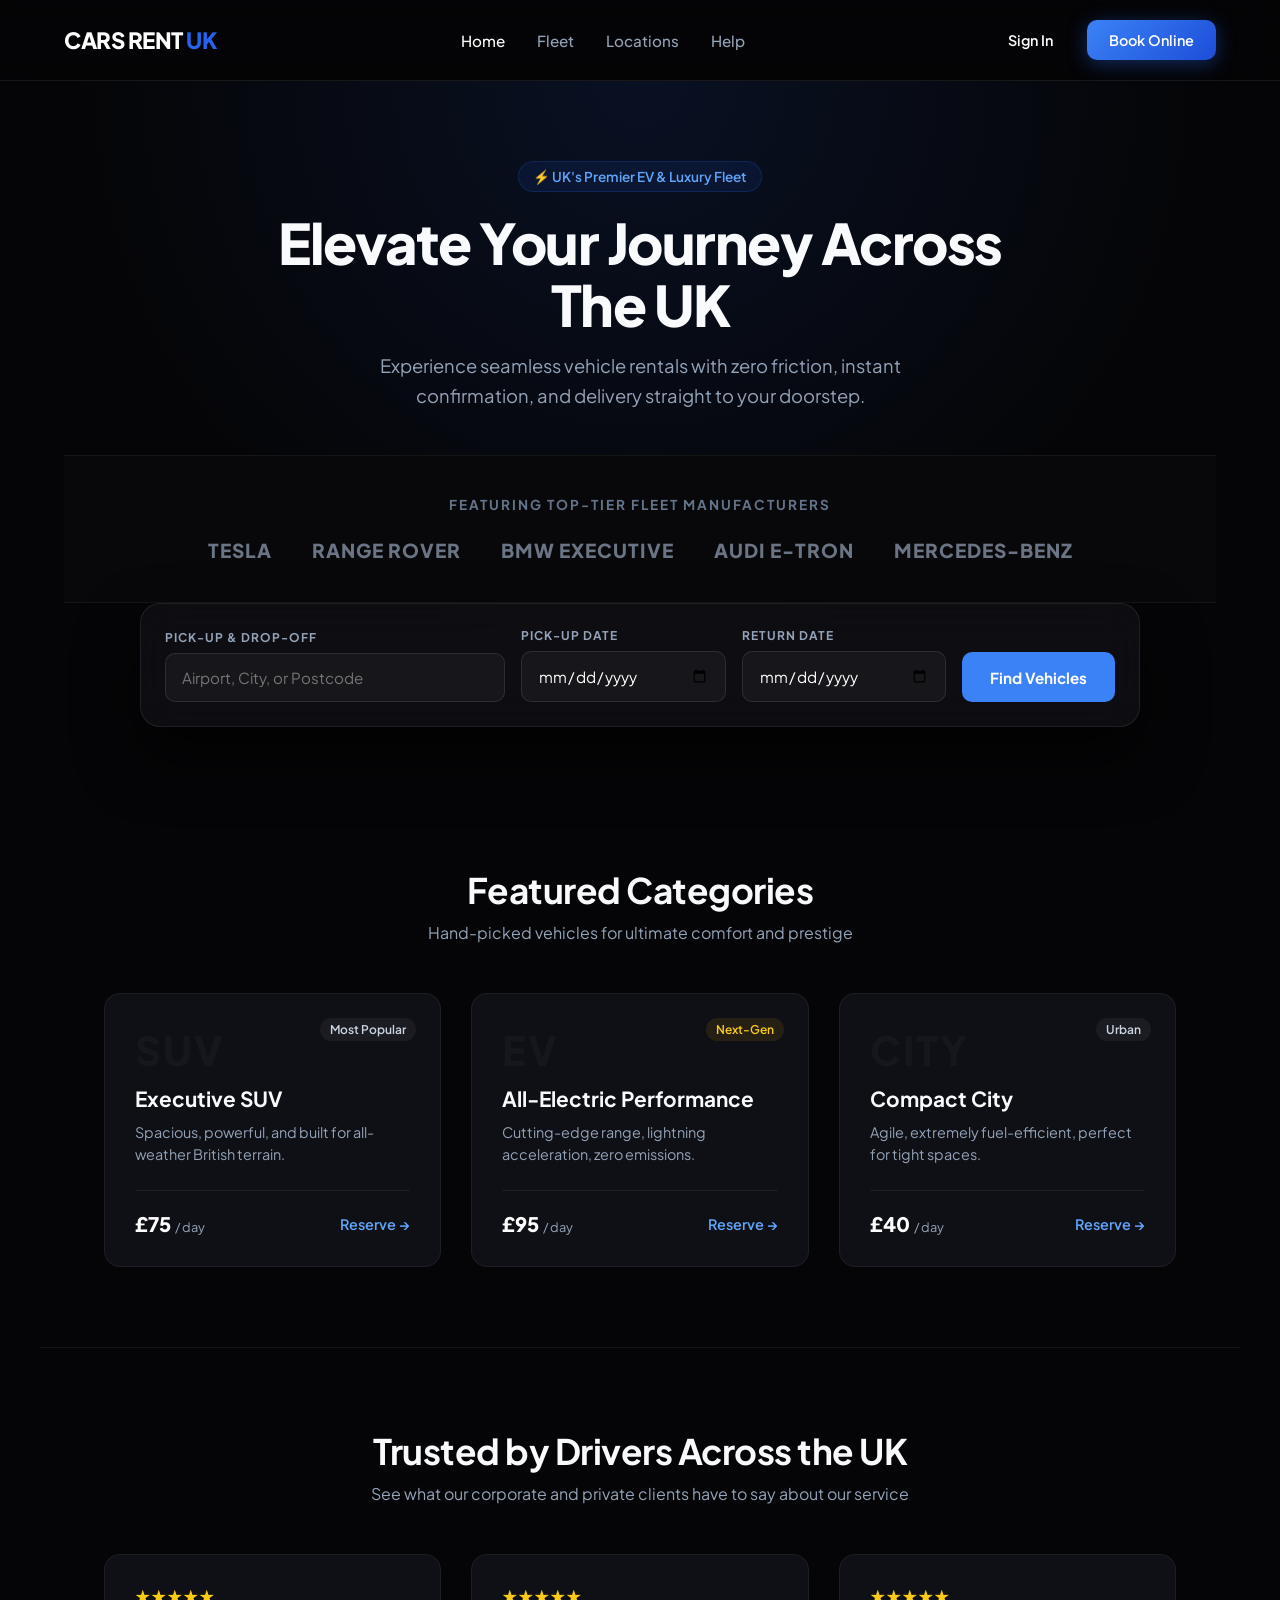
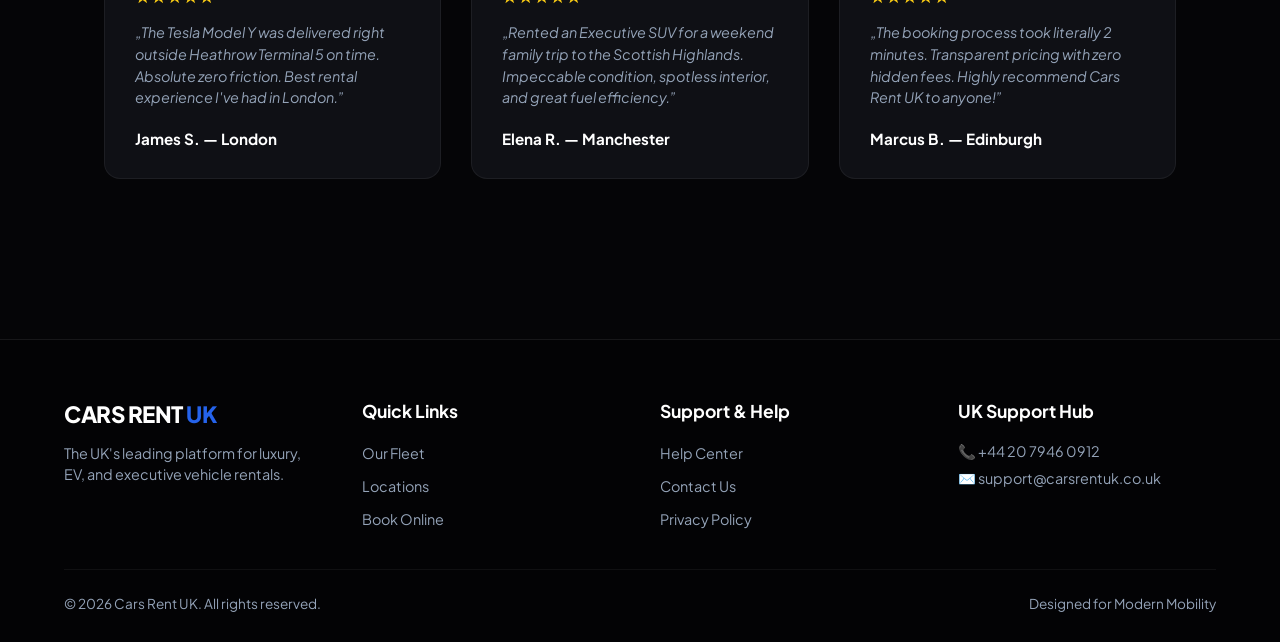
<file: index.html>
<!DOCTYPE html>
<html lang="en">
<head>
    <meta charset="UTF-8">
    <meta name="viewport" content="width=device-width, initial-scale=1.0">
    <title>CARS RENT UK — Luxury & Performance Car Rental</title>
    <link rel="stylesheet" href="style.css">
    <!-- Google Fonts pentru un aspect ultra-modern -->
    <link href="https://fonts.googleapis.com/css2?family=Plus+Jakarta+Sans:wght@400;500;600;700;800&display=swap" rel="stylesheet">
</head>
<body>

    <!-- Header / Navigație Fixă -->
    <header class="site-header">
        <div class="logo">CARS RENT <span>UK</span></div>
        <nav class="nav-links">
            <a href="index.html" class="active">Home</a>
            <a href="fleet.html">Fleet</a>
            <a href="locations.html">Locations</a>
            <a href="help.html">Help</a>
        </nav>
        <div class="header-actions">
            <a href="auth.html" class="btn-secondary">Sign In</a>
            <a href="booking.html" class="btn-primary-glow">Book Online</a>
        </div>
    </header>

    <!-- Secțiunea Hero cu Design Modern -->
    <section class="hero-wrapper">
        <div class="hero-badge">⚡ UK's Premier EV & Luxury Fleet</div>
        <h1>Elevate Your Journey Across The UK</h1>
        <p>Experience seamless vehicle rentals with zero friction, instant confirmation, and delivery straight to your doorstep.</p>
<!-- Banda de Branduri Partenere -->
    <div class="brands-section">
        <div class="brands-title">Featuring Top-Tier Fleet Manufacturers</div>
        <div class="brands-grid">
            <div class="brand-item">TESLA</div>
            <div class="brand-item">RANGE ROVER</div>
            <div class="brand-item">BMW EXECUTIVE</div>
            <div class="brand-item">AUDI E-TRON</div>
            <div class="brand-item">MERCEDES-BENZ</div>
        </div>
    </div>
        <!-- Widget Modern de Rezervare -->
        <div class="booking-panel">
            <div class="panel-grid">
                <div class="field-box">
                    <label>Pick-up & Drop-off</label>
                    <input type="text" placeholder="Airport, City, or Postcode">
                </div>
                <div class="field-box">
                    <label>Pick-up Date</label>
                    <input type="date">
                </div>
                <div class="field-box">
                    <label>Return Date</label>
                    <input type="date">
                </div>
                <button class="search-action-btn" onclick="window.location.href='booking.html'">Find Vehicles</button>
            </div>
        </div>
    </section>

    <!-- Secțiunea de Mașini / Prezentare Fleet -->
    <section class="fleet-section">
        <div class="section-title">
            <h2>Featured Categories</h2>
            <p>Hand-picked vehicles for ultimate comfort and prestige</p>
        </div>

        <div class="fleet-grid">
            <div class="fleet-card">
                <div class="card-tag">Most Popular</div>
                <div class="car-visual">SUV</div>
                <h3>Executive SUV</h3>
                <p>Spacious, powerful, and built for all-weather British terrain.</p>
                <div class="card-footer">
                    <span class="price">£75 <span>/ day</span></span>
                    <a href="contact.html" class="card-link">Reserve &rarr;</a>
                </div>
            </div>

            <div class="fleet-card">
                <div class="card-tag gold">Next-Gen</div>
                <div class="car-visual">EV</div>
                <h3>All-Electric Performance</h3>
                <p>Cutting-edge range, lightning acceleration, zero emissions.</p>
                <div class="card-footer">
                    <span class="price">£95 <span>/ day</span></span>
                    <a href="contact.html" class="card-link">Reserve &rarr;</a>
                </div>
            </div>

            <div class="fleet-card">
                <div class="card-tag">Urban</div>
                <div class="car-visual">CITY</div>
                <h3>Compact City</h3>
                <p>Agile, extremely fuel-efficient, perfect for tight spaces.</p>
                <div class="card-footer">
                    <span class="price">£40 <span>/ day</span></span>
                    <a href="contact.html" class="card-link">Reserve &rarr;</a>
                </div>
            </div>
        </div>
    </section>

    <!-- Secțiunea de Recenzii / Testimoniale -->
    <section class="fleet-section" style="border-top: 1px solid rgba(255,255,255,0.06);">
        <div class="section-title">
            <h2>Trusted by Drivers Across the UK</h2>
            <p>See what our corporate and private clients have to say about our service</p>
        </div>

        <div class="fleet-grid">
            <div class="fleet-card">
                <div style="color: #facc15; margin-bottom: 15px; font-size: 1.1rem;">★★★★★</div>
                <p style="font-style: italic; margin-bottom: 20px;">„The Tesla Model Y was delivered right outside Heathrow Terminal 5 on time. Absolute zero friction. Best rental experience I've had in London.”</p>
                <h4 style="font-size: 0.95rem; color: #fff;">James S. — London</h4>
            </div>

            <div class="fleet-card">
                <div style="color: #facc15; margin-bottom: 15px; font-size: 1.1rem;">★★★★★</div>
                <p style="font-style: italic; margin-bottom: 20px;">„Rented an Executive SUV for a weekend family trip to the Scottish Highlands. Impeccable condition, spotless interior, and great fuel efficiency.”</p>
                <h4 style="font-size: 0.95rem; color: #fff;">Elena R. — Manchester</h4>
            </div>

            <div class="fleet-card">
                <div style="color: #facc15; margin-bottom: 15px; font-size: 1.1rem;">★★★★★</div>
                <p style="font-style: italic; margin-bottom: 20px;">„The booking process took literally 2 minutes. Transparent pricing with zero hidden fees. Highly recommend Cars Rent UK to anyone!”</p>
                <h4 style="font-size: 0.95rem; color: #fff;">Marcus B. — Edinburgh</h4>
            </div>
        </div>
    </section>

    <!-- Subsol / Footer -->
    <footer class="site-footer">
        <div class="footer-grid">
            <div class="footer-col">
                <div class="logo" style="margin-bottom: 15px;">CARS RENT <span>UK</span></div>
                <p style="font-size: 0.9rem; line-height: 1.5;">The UK's leading platform for luxury, EV, and executive vehicle rentals.</p>
            </div>
            <div class="footer-col">
                <h4>Quick Links</h4>
                <ul>
                    <li><a href="fleet.html">Our Fleet</a></li>
                    <li><a href="locations.html">Locations</a></li>
                    <li><a href="booking.html">Book Online</a></li>
                </ul>
            </div>
            <div class="footer-col">
                <h4>Support & Help</h4>
                <ul>
                    <li><a href="help.html">Help Center</a></li>
                    <li><a href="contact.html">Contact Us</a></li>
                    <li><a href="help.html">Privacy Policy</a></li>
                </ul>
            </div>
            <div class="footer-col">
                <h4>UK Support Hub</h4>
                <p style="font-size: 0.9rem; margin-bottom: 8px;">📞 +44 20 7946 0912</p>
                <p style="font-size: 0.9rem;">✉️ support@carsrentuk.co.uk</p>
            </div>
        </div>
        <div class="footer-bottom">
            <p>&copy; 2026 Cars Rent UK. All rights reserved.</p>
            <p>Designed for Modern Mobility</p>
        </div>
</file>
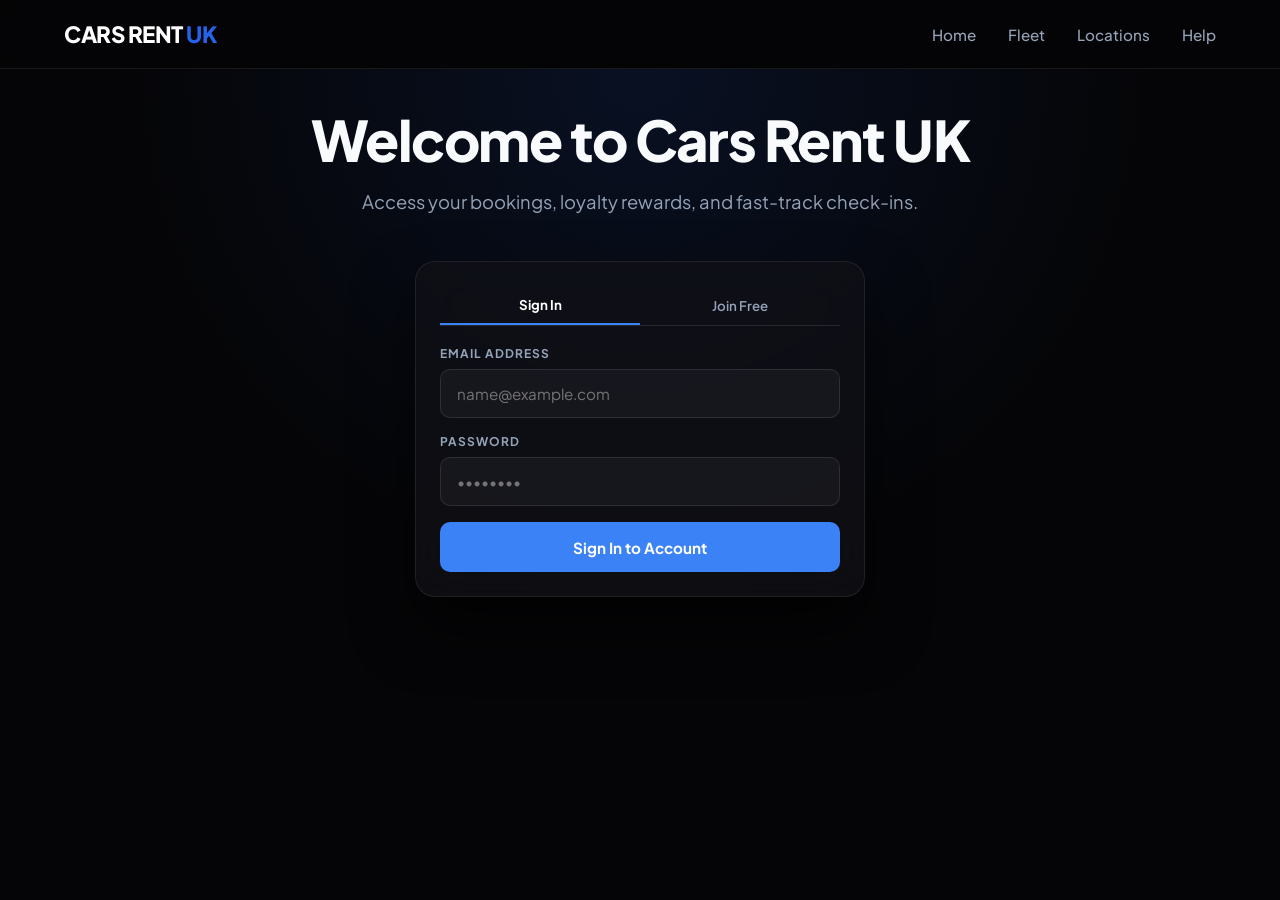
<file: auth.html>
<!DOCTYPE html>
<html lang="en">
<head>
    <meta charset="UTF-8">
    <meta name="viewport" content="width=device-width, initial-scale=1.0">
    <title>Sign In & Join — Cars Rent UK</title>
    <link rel="stylesheet" href="style.css">
    <link href="https://fonts.googleapis.com/css2?family=Plus+Jakarta+Sans:wght@400;500;600;700;800&display=swap" rel="stylesheet">
</head>
<body>
    <header class="site-header">
        <div class="logo">CARS RENT <span>UK</span></div>
        <nav class="nav-links">
            <a href="index.html">Home</a>
            <a href="fleet.html">Fleet</a>
            <a href="locations.html">Locations</a>
            <a href="help.html">Help</a>
        </nav>
    </header>

    <section class="hero-wrapper" style="padding: 40px 5%;">
        <h1>Welcome to Cars Rent UK</h1>
        <p>Access your bookings, loyalty rewards, and fast-track check-ins.</p>

        <div class="booking-panel" style="max-width: 450px; margin: 20px auto; text-align: left;">
            <div style="display: flex; margin-bottom: 20px; border-bottom: 1px solid rgba(255,255,255,0.1);">
                <button type="button" style="flex:1; background:none; border:none; color:#fff; padding:10px; font-weight:700; border-bottom:2px solid #3b82f6;">Sign In</button>
                <button type="button" onclick="window.location.href='signup.html'" style="flex:1; background:none; border:none; color:#94a3b8; padding:10px; font-weight:600; cursor:pointer;">Join Free</button>
            </div>
            <form style="display: flex; flex-direction: column; gap: 16px;">
                <div class="field-box">
                    <label>Email Address</label>
                    <input type="email" placeholder="name@example.com">
                </div>
                <div class="field-box">
                    <label>Password</label>
                    <input type="password" placeholder="••••••••">
                </div>
                <button type="button" onclick="alert('Successfully signed in!')" class="search-action-btn" style="width: 100%;">Sign In to Account</button>
            </form>
        </div>
    </section>
</body>
</html>
</file>
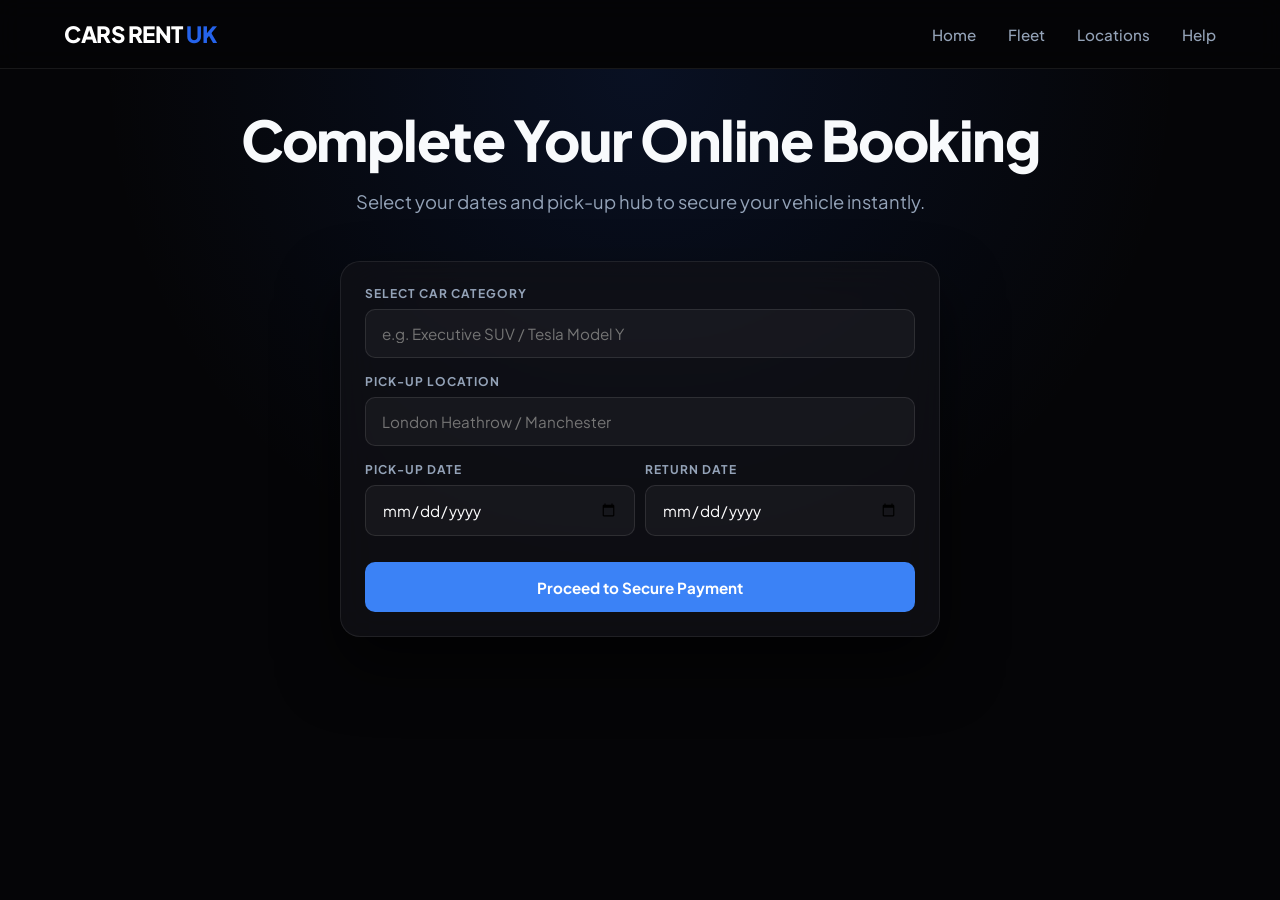
<file: booking.html>
<!DOCTYPE html>
<html lang="en">
<head>
    <meta charset="UTF-8">
    <meta name="viewport" content="width=device-width, initial-scale=1.0">
    <title>Book Online — Cars Rent UK</title>
    <link rel="stylesheet" href="style.css">
    <link href="https://fonts.googleapis.com/css2?family=Plus+Jakarta+Sans:wght@400;500;600;700;800&display=swap" rel="stylesheet">
</head>
<body>
    <header class="site-header">
        <div class="logo">CARS RENT <span>UK</span></div>
        <nav class="nav-links">
            <a href="index.html">Home</a>
            <a href="fleet.html">Fleet</a>
            <a href="locations.html">Locations</a>
            <a href="help.html">Help</a>
        </nav>
    </header>

    <section class="hero-wrapper" style="padding: 40px 5%;">
        <h1>Complete Your Online Booking</h1>
        <p>Select your dates and pick-up hub to secure your vehicle instantly.</p>

        <div class="booking-panel" style="max-width: 600px; margin: 20px auto; text-align: left;">
            <form style="display: flex; flex-direction: column; gap: 16px;">
                <div class="field-box">
                    <label>Select Car Category</label>
                    <input type="text" placeholder="e.g. Executive SUV / Tesla Model Y">
                </div>
                <div class="field-box">
                    <label>Pick-up Location</label>
                    <input type="text" placeholder="London Heathrow / Manchester">
                </div>
                <div style="display: grid; grid-template-columns: 1fr 1fr; gap: 10px;">
                    <div class="field-box">
                        <label>Pick-up Date</label>
                        <input type="date">
                    </div>
                    <div class="field-box">
                        <label>Return Date</label>
                        <input type="date">
                    </div>
                </div>
                <button type="button" onclick="alert('Booking confirmed! Thank you for choosing Cars Rent UK.')" class="search-action-btn" style="width: 100%; margin-top: 10px;">Proceed to Secure Payment</button>
            </form>
        </div>
    </section>
</body>
</html>
</file>
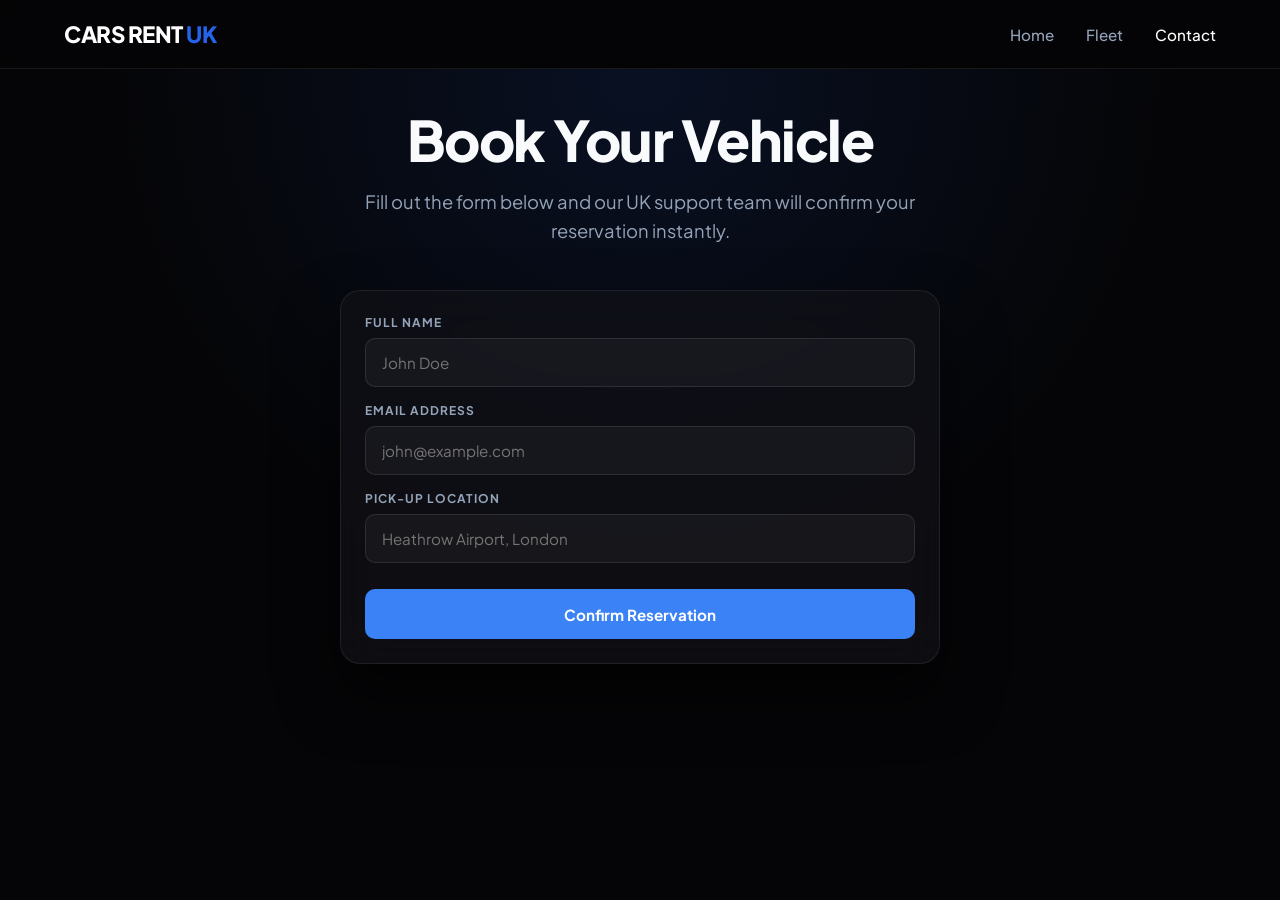
<file: contact.html>
<!DOCTYPE html>
<html lang="en">
<head>
    <meta charset="UTF-8">
    <meta name="viewport" content="width=device-width, initial-scale=1.0">
    <title>Contact & Booking — Cars Rent UK</title>
    <link rel="stylesheet" href="style.css">
    <link href="https://fonts.googleapis.com/css2?family=Plus+Jakarta+Sans:wght@400;500;600;700;800&display=swap" rel="stylesheet">
</head>
<body>
    <header class="site-header">
        <div class="logo">CARS RENT <span>UK</span></div>
        <nav class="nav-links">
            <a href="index.html">Home</a>
            <a href="fleet.html">Fleet</a>
            <a href="contact.html" class="active">Contact</a>
        </nav>
    </header>

    <section class="hero-wrapper" style="padding: 40px 5%;">
        <h1>Book Your Vehicle</h1>
        <p>Fill out the form below and our UK support team will confirm your reservation instantly.</p>

        <div class="booking-panel" style="max-width: 600px; margin-top: 20px; text-align: left;">
            <form style="display: flex; flex-direction: column; gap: 16px;">
                <div class="field-box">
                    <label>Full Name</label>
                    <input type="text" placeholder="John Doe">
                </div>
                <div class="field-box">
                    <label>Email Address</label>
                    <input type="email" placeholder="john@example.com">
                </div>
                <div class="field-box">
                    <label>Pick-up Location</label>
                    <input type="text" placeholder="Heathrow Airport, London">
                </div>
                <button type="button" onclick="alert('Thank you! Your reservation request has been sent successfully.')" class="search-action-btn" style="width: 100%; margin-top: 10px;">Confirm Reservation</button>
            </form>
        </div>
    </section>
</body>
</html>
</file>
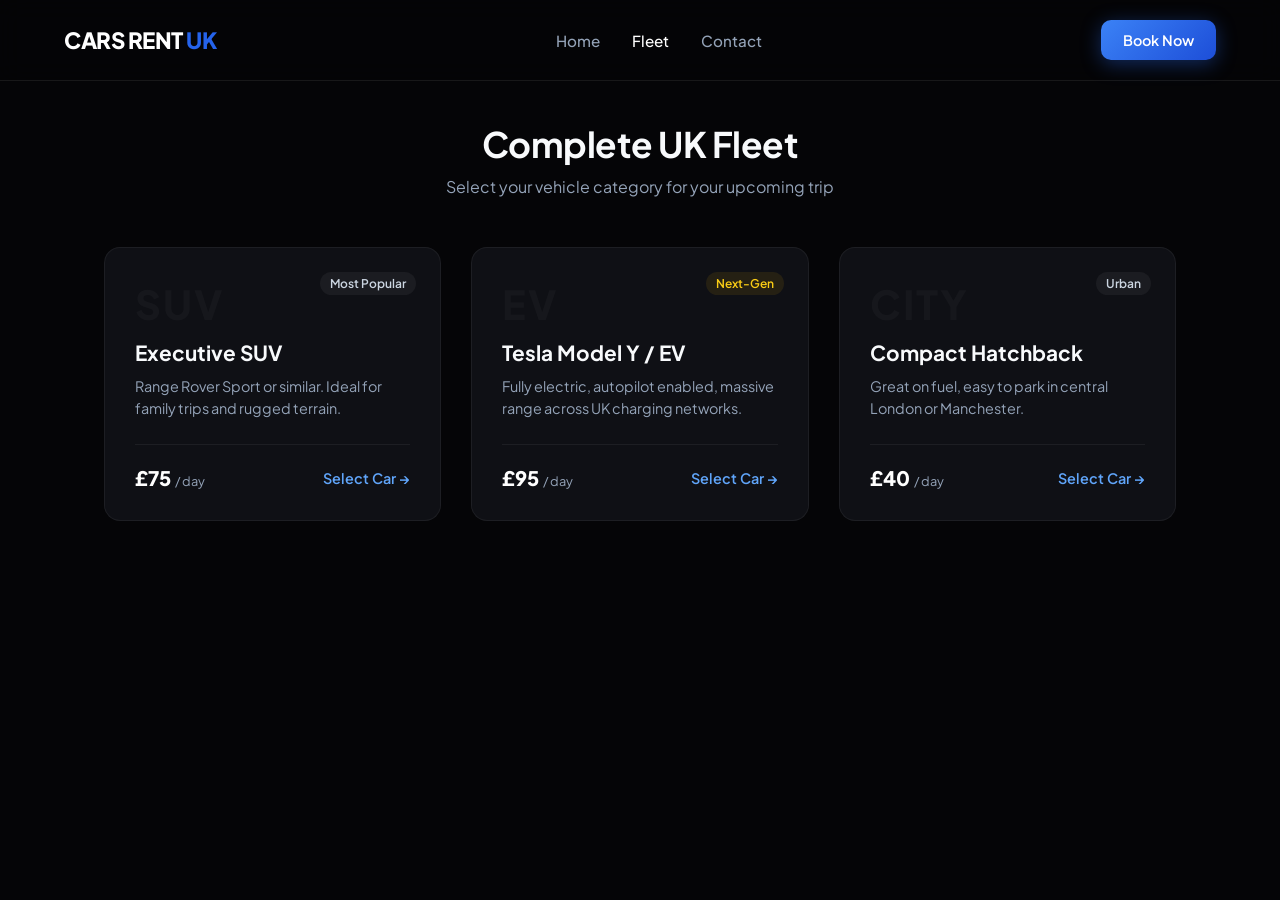
<file: fleet.html>
<!DOCTYPE html>
<html lang="en">
<head>
    <meta charset="UTF-8">
    <meta name="viewport" content="width=device-width, initial-scale=1.0">
    <title>Our Fleet — Cars Rent UK</title>
    <link rel="stylesheet" href="style.css">
    <link href="https://fonts.googleapis.com/css2?family=Plus+Jakarta+Sans:wght@400;500;600;700;800&display=swap" rel="stylesheet">
</head>
<body>
    <header class="site-header">
        <div class="logo">CARS RENT <span>UK</span></div>
        <nav class="nav-links">
            <a href="index.html">Home</a>
            <a href="fleet.html" class="active">Fleet</a>
            <a href="contact.html">Contact</a>
        </nav>
        <div class="header-actions">
            <a href="contact.html" class="btn-primary-glow">Book Now</a>
        </div>
    </header>

    <section class="fleet-section" style="padding-top: 40px;">
        <div class="section-title">
            <h2>Complete UK Fleet</h2>
            <p>Select your vehicle category for your upcoming trip</p>
        </div>
        <div class="fleet-grid">
            <div class="fleet-card">
                <div class="card-tag">Most Popular</div>
                <div class="car-visual">SUV</div>
                <h3>Executive SUV</h3>
                <p>Range Rover Sport or similar. Ideal for family trips and rugged terrain.</p>
                <div class="card-footer">
                    <span class="price">£75 <span>/ day</span></span>
                    <a href="contact.html" class="card-link">Select Car &rarr;</a>
                </div>
            </div>
            <div class="fleet-card">
                <div class="card-tag gold">Next-Gen</div>
                <div class="car-visual">EV</div>
                <h3>Tesla Model Y / EV</h3>
                <p>Fully electric, autopilot enabled, massive range across UK charging networks.</p>
                <div class="card-footer">
                    <span class="price">£95 <span>/ day</span></span>
                    <a href="contact.html" class="card-link">Select Car &rarr;</a>
                </div>
            </div>
            <div class="fleet-card">
                <div class="card-tag">Urban</div>
                <div class="car-visual">CITY</div>
                <h3>Compact Hatchback</h3>
                <p>Great on fuel, easy to park in central London or Manchester.</p>
                <div class="card-footer">
                    <span class="price">£40 <span>/ day</span></span>
                    <a href="contact.html" class="card-link">Select Car &rarr;</a>
                </div>
            </div>
        </div>
    </section>
</body>
</html>
</file>
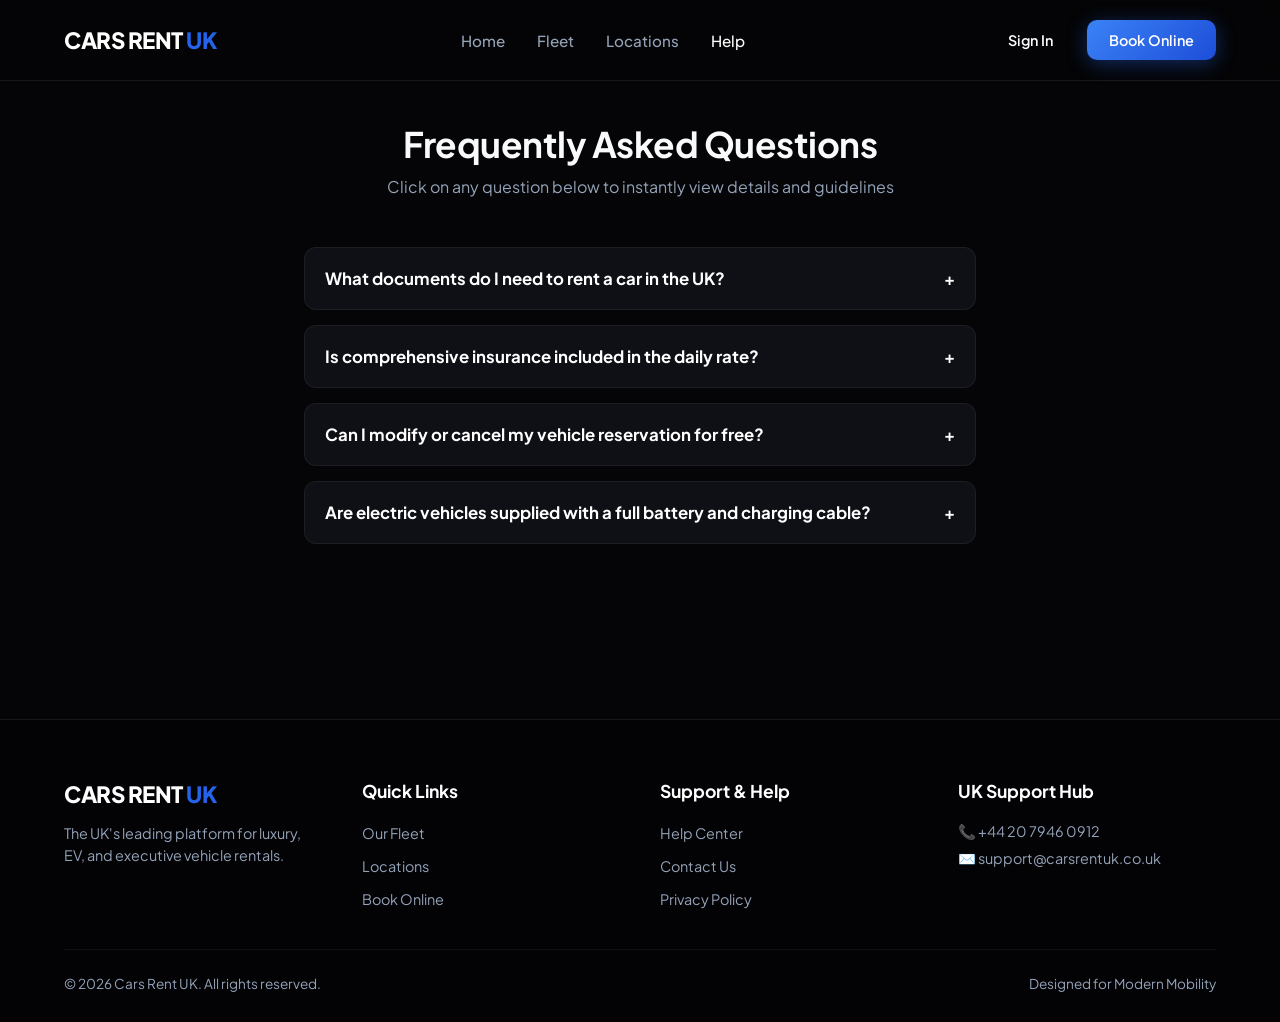
<file: help.html>
<!DOCTYPE html>
<html lang="en">
<head>
    <meta charset="UTF-8">
    <meta name="viewport" content="width=device-width, initial-scale=1.0">
    <title>Help & Support — Cars Rent UK</title>
    <link rel="stylesheet" href="style.css">
    <link href="https://fonts.googleapis.com/css2?family=Plus+Jakarta+Sans:wght@400;500;600;700;800&display=swap" rel="stylesheet">
    <style>
        .faq-card {
            background: #0f1015;
            border: 1px solid rgba(255, 255, 255, 0.06);
            border-radius: 12px;
            padding: 20px;
            margin-bottom: 15px;
            cursor: pointer;
            transition: border-color 0.2s;
        }
        .faq-card:hover {
            border-color: rgba(59, 130, 246, 0.5);
        }
        .faq-question {
            font-size: 1.05rem;
            font-weight: 700;
            color: #fff;
            display: flex;
            justify-content: space-between;
            align-items: center;
        }
        .faq-answer {
            color: #94a3b8;
            font-size: 0.95rem;
            margin-top: 12px;
            line-height: 1.5;
            display: none;
        }
        .faq-card.active .faq-answer {
            display: block;
        }
    </style>
</head>
<body>
    <header class="site-header">
        <div class="logo">CARS RENT <span>UK</span></div>
        <nav class="nav-links">
            <a href="index.html">Home</a>
            <a href="fleet.html">Fleet</a>
            <a href="locations.html">Locations</a>
            <a href="help.html" class="active">Help</a>
        </nav>
        <div class="header-actions">
            <a href="auth.html" class="btn-secondary">Sign In</a>
            <a href="booking.html" class="btn-primary-glow">Book Online</a>
        </div>
    </header>

    <section class="fleet-section" style="padding-top: 40px; max-width: 800px;">
        <div class="section-title">
            <h2>Frequently Asked Questions</h2>
            <p>Click on any question below to instantly view details and guidelines</p>
        </div>

        <div class="faq-card" onclick="this.classList.toggle('active')">
            <div class="faq-question">What documents do I need to rent a car in the UK? <span>+</span></div>
            <div class="faq-answer">You will need a valid driver's license (UK photocard or international equivalent), a passport or official ID, and a credit card under the primary driver's name for security deposit clearance.</div>
        </div>

        <div class="faq-card" onclick="this.classList.toggle('active')">
            <div class="faq-question">Is comprehensive insurance included in the daily rate? <span>+</span></div>
            <div class="faq-answer">Yes, standard collision damage waiver (CDW) and theft protection are included automatically. You can also opt for zero-excess coverage during final online checkout.</div>
        </div>

        <div class="faq-card" onclick="this.classList.toggle('active')">
            <div class="faq-question">Can I modify or cancel my vehicle reservation for free? <span>+</span></div>
            <div class="faq-answer">Absolute flexibility: we offer 100% free modifications and cancellations up to 24 hours prior to your scheduled pick-up time at any UK hub.</div>
        </div>

        <div class="faq-card" onclick="this.classList.toggle('active')">
            <div class="faq-question">Are electric vehicles supplied with a full battery and charging cable? <span>+</span></div>
            <div class="faq-answer">Yes, all EVs (such as our Tesla Model Y fleet) are delivered with a 100% state of charge and include full access kits and charging adapters for UK public networks.</div>
        </div>
    </section>

    <!-- Footer -->
    <footer class="site-footer">
        <div class="footer-grid">
            <div class="footer-col">
                <div class="logo" style="margin-bottom: 15px;">CARS RENT <span>UK</span></div>
                <p style="font-size: 0.9rem; line-height: 1.5;">The UK's leading platform for luxury, EV, and executive vehicle rentals.</p>
            </div>
            <div class="footer-col">
                <h4>Quick Links</h4>
                <ul>
                    <li><a href="fleet.html">Our Fleet</a></li>
                    <li><a href="locations.html">Locations</a></li>
                    <li><a href="booking.html">Book Online</a></li>
                </ul>
            </div>
            <div class="footer-col">
                <h4>Support & Help</h4>
                <ul>
                    <li><a href="help.html">Help Center</a></li>
                    <li><a href="contact.html">Contact Us</a></li>
                    <li><a href="help.html">Privacy Policy</a></li>
                </ul>
            </div>
            <div class="footer-col">
                <h4>UK Support Hub</h4>
                <p style="font-size: 0.9rem; margin-bottom: 8px;">📞 +44 20 7946 0912</p>
                <p style="font-size: 0.9rem;">✉️ support@carsrentuk.co.uk</p>
            </div>
        </div>
        <div class="footer-bottom">
            <p>&copy; 2026 Cars Rent UK. All rights reserved.</p>
            <p>Designed for Modern Mobility</p>
        </div>
    </footer>
</body>
</html>
</file>
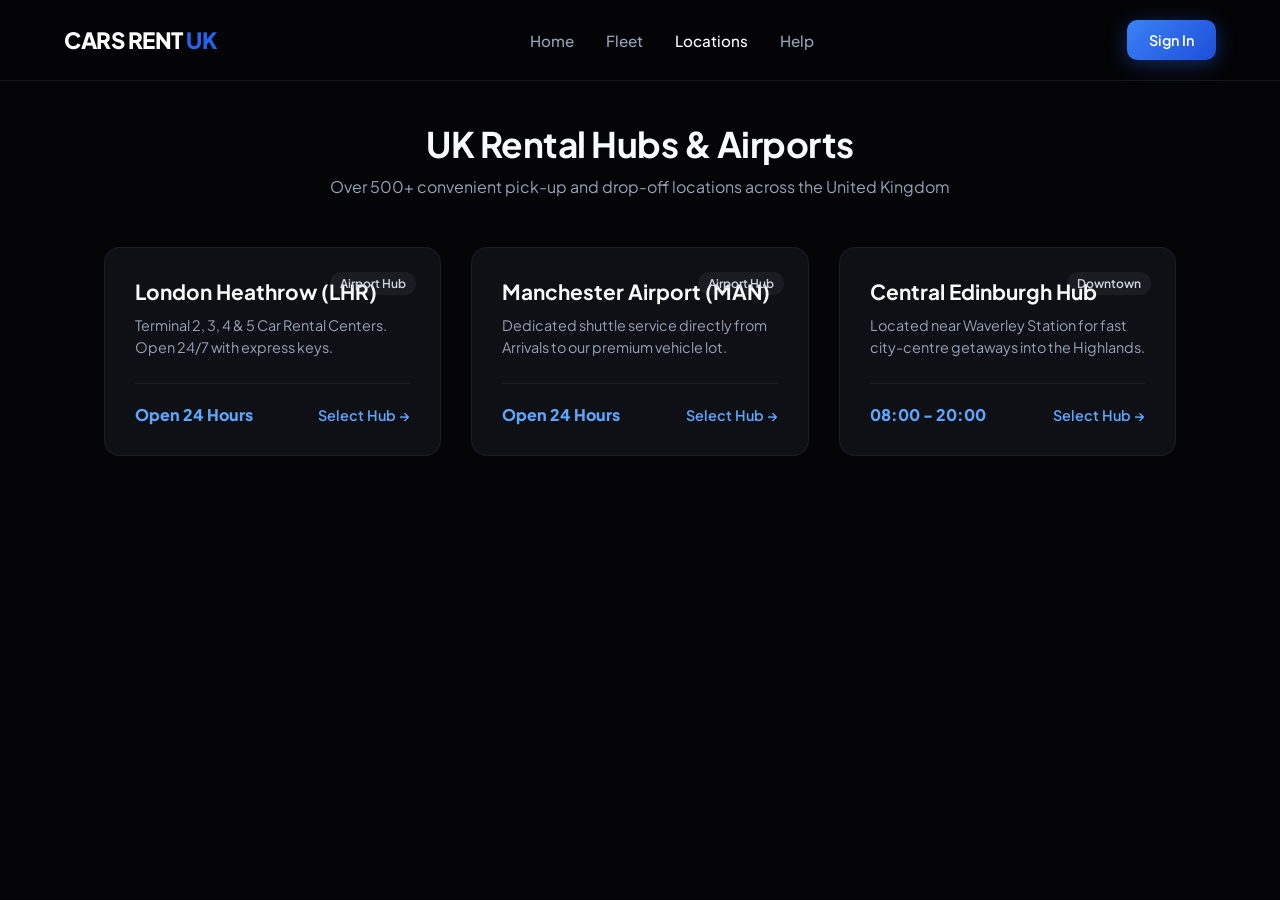
<file: locations.html>
<!DOCTYPE html>
<html lang="en">
<head>
    <meta charset="UTF-8">
    <meta name="viewport" content="width=device-width, initial-scale=1.0">
    <title>Find a Location — Cars Rent UK</title>
    <link rel="stylesheet" href="style.css">
    <link href="https://fonts.googleapis.com/css2?family=Plus+Jakarta+Sans:wght@400;500;600;700;800&display=swap" rel="stylesheet">
</head>
<body>
    <header class="site-header">
        <div class="logo">CARS RENT <span>UK</span></div>
        <nav class="nav-links">
            <a href="index.html">Home</a>
            <a href="fleet.html">Fleet</a>
            <a href="locations.html" class="active">Locations</a>
            <a href="help.html">Help</a>
        </nav>
        <div class="header-actions">
            <a href="auth.html" class="btn-primary-glow">Sign In</a>
        </div>
    </header>

    <section class="fleet-section" style="padding-top: 40px;">
        <div class="section-title">
            <h2>UK Rental Hubs & Airports</h2>
            <p>Over 500+ convenient pick-up and drop-off locations across the United Kingdom</p>
        </div>

        <div class="fleet-grid">
            <div class="fleet-card">
                <div class="card-tag">Airport Hub</div>
                <h3>London Heathrow (LHR)</h3>
                <p>Terminal 2, 3, 4 & 5 Car Rental Centers. Open 24/7 with express keys.</p>
                <div class="card-footer">
                    <span class="price" style="font-size: 1rem; color: #60a5fa;">Open 24 Hours</span>
                    <a href="contact.html" class="card-link">Select Hub &rarr;</a>
                </div>
            </div>

            <div class="fleet-card">
                <div class="card-tag">Airport Hub</div>
                <h3>Manchester Airport (MAN)</h3>
                <p>Dedicated shuttle service directly from Arrivals to our premium vehicle lot.</p>
                <div class="card-footer">
                    <span class="price" style="font-size: 1rem; color: #60a5fa;">Open 24 Hours</span>
                    <a href="contact.html" class="card-link">Select Hub &rarr;</a>
                </div>
            </div>

            <div class="fleet-card">
                <div class="card-tag">Downtown</div>
                <h3>Central Edinburgh Hub</h3>
                <p>Located near Waverley Station for fast city-centre getaways into the Highlands.</p>
                <div class="card-footer">
                    <span class="price" style="font-size: 1rem; color: #60a5fa;">08:00 - 20:00</span>
                    <a href="contact.html" class="card-link">Select Hub &rarr;</a>
                </div>
            </div>
        </div>
    </section>
</body>
</html>
</file>
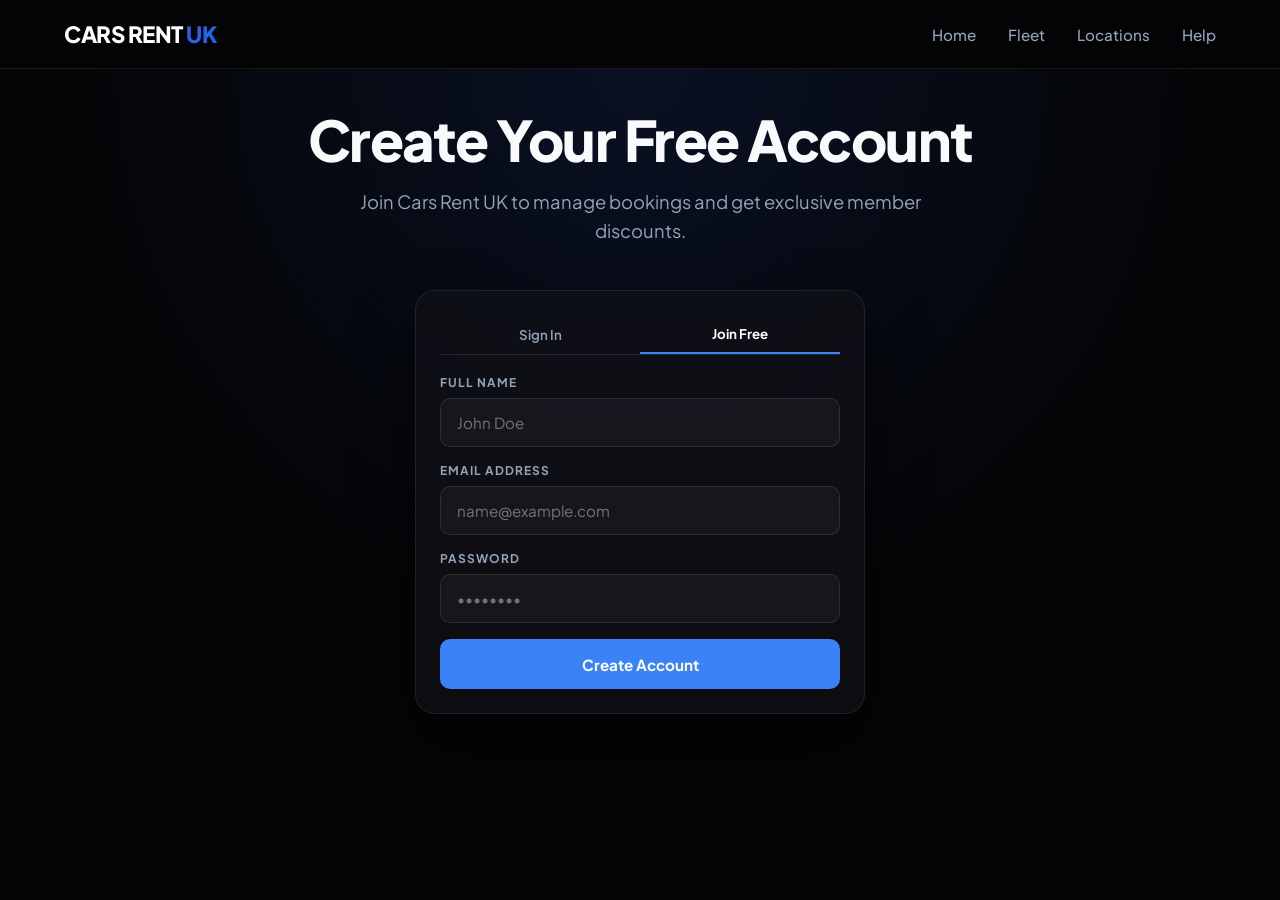
<file: signup.html>
<!DOCTYPE html>
<html lang="en">
<head>
    <meta charset="UTF-8">
    <meta name="viewport" content="width=device-width, initial-scale=1.0">
    <title>Create Account — Cars Rent UK</title>
    <link rel="stylesheet" href="style.css">
    <link href="https://fonts.googleapis.com/css2?family=Plus+Jakarta+Sans:wght@400;500;600;700;800&display=swap" rel="stylesheet">
</head>
<body>
    <header class="site-header">
        <div class="logo">CARS RENT <span>UK</span></div>
        <nav class="nav-links">
            <a href="index.html">Home</a>
            <a href="fleet.html">Fleet</a>
            <a href="locations.html">Locations</a>
            <a href="help.html">Help</a>
        </nav>
    </header>

    <section class="hero-wrapper" style="padding: 40px 5%;">
        <h1>Create Your Free Account</h1>
        <p>Join Cars Rent UK to manage bookings and get exclusive member discounts.</p>

        <div class="booking-panel" style="max-width: 450px; margin: 20px auto; text-align: left;">
            <div style="display: flex; margin-bottom: 20px; border-bottom: 1px solid rgba(255,255,255,0.1);">
                <button type="button" onclick="window.location.href='auth.html'" style="flex:1; background:none; border:none; color:#94a3b8; padding:10px; font-weight:600; cursor:pointer;">Sign In</button>
                <button type="button" style="flex:1; background:none; border:none; color:#fff; padding:10px; font-weight:700; border-bottom:2px solid #3b82f6;">Join Free</button>
            </div>
            <form style="display: flex; flex-direction: column; gap: 16px;">
                <div class="field-box">
                    <label>Full Name</label>
                    <input type="text" placeholder="John Doe">
                </div>
                <div class="field-box">
                    <label>Email Address</label>
                    <input type="email" placeholder="name@example.com">
                </div>
                <div class="field-box">
                    <label>Password</label>
                    <input type="password" placeholder="••••••••">
                </div>
                <button type="button" onclick="alert('Account created successfully!')" class="search-action-btn" style="width: 100%;">Create Account</button>
            </form>
        </div>
    </section>
</body>
</html>
</file>
<file: style.css>
* {
    margin: 0;
    padding: 0;
    box-sizing: border-box;
    font-family: 'Plus Jakarta Sans', sans-serif;
}

body {
    background-color: #050507;
    color: #f8fafc;
    overflow-x: hidden;
}

/* Header */
.site-header {
    display: flex;
    justify-content: space-between;
    align-items: center;
    padding: 20px 5%;
    background: rgba(5, 5, 7, 0.85);
    backdrop-filter: blur(12px);
    border-bottom: 1px solid rgba(255, 255, 255, 0.08);
    position: sticky;
    top: 0;
    z-index: 1000;
}

.logo {
    font-size: 1.4rem;
    font-weight: 800;
    letter-spacing: -0.5px;
    color: #ffffff;
}

.logo span {
    color: #2563eb;
}

.nav-links {
    display: flex;
    gap: 32px;
}

.nav-links a {
    color: #94a3b8;
    text-decoration: none;
    font-size: 0.95rem;
    font-weight: 500;
    transition: color 0.2s ease;
}

.nav-links a:hover, .nav-links a.active {
    color: #ffffff;
}

.header-actions {
    display: flex;
    align-items: center;
    gap: 16px;
}

.btn-secondary {
    color: #fff;
    text-decoration: none;
    font-size: 0.9rem;
    font-weight: 600;
    padding: 10px 18px;
}

.btn-primary-glow {
    background: linear-gradient(135deg, #3b82f6, #1d4ed8);
    color: #fff;
    text-decoration: none;
    padding: 11px 22px;
    border-radius: 10px;
    font-weight: 600;
    font-size: 0.9rem;
    box-shadow: 0 4px 20px rgba(37, 99, 235, 0.4);
    transition: transform 0.2s ease, box-shadow 0.2s ease;
}

.btn-primary-glow:hover {
    transform: translateY(-2px);
    box-shadow: 0 6px 25px rgba(37, 99, 235, 0.6);
}

/* Hero Section */
.hero-wrapper {
    padding: 80px 5% 60px;
    text-align: center;
    background: radial-gradient(circle at center top, rgba(37, 99, 235, 0.12) 0%, transparent 60%);
}

.hero-badge {
    display: inline-block;
    background: rgba(37, 99, 235, 0.1);
    color: #60a5fa;
    padding: 6px 14px;
    border-radius: 30px;
    font-size: 0.85rem;
    font-weight: 600;
    margin-bottom: 20px;
    border: 1px solid rgba(37, 99, 235, 0.2);
}

.hero-wrapper h1 {
    font-size: 3.5rem;
    font-weight: 800;
    letter-spacing: -1.5px;
    line-height: 1.1;
    margin-bottom: 16px;
    max-width: 800px;
    margin-left: auto;
    margin-right: auto;
}

.hero-wrapper p {
    color: #94a3b8;
    font-size: 1.15rem;
    max-width: 600px;
    margin: 0 auto 45px;
    line-height: 1.6;
}

/* Booking Panel */
.booking-panel {
    max-width: 1000px;
    margin: 0 auto;
    background: rgba(18, 18, 24, 0.7);
    backdrop-filter: blur(20px);
    border: 1px solid rgba(255, 255, 255, 0.08);
    border-radius: 20px;
    padding: 24px;
    box-shadow: 0 30px 60px rgba(0, 0, 0, 0.6);
}

.panel-grid {
    display: grid;
    grid-template-columns: 2fr 1.2fr 1.2fr auto;
    gap: 16px;
    align-items: end;
}

.field-box {
    text-align: left;
}

.field-box label {
    display: block;
    font-size: 0.75rem;
    text-transform: uppercase;
    letter-spacing: 1px;
    color: #94a3b8;
    margin-bottom: 8px;
    font-weight: 700;
}

.field-box input {
    width: 100%;
    padding: 14px 16px;
    background-color: rgba(255, 255, 255, 0.04);
    border: 1px solid rgba(255, 255, 255, 0.1);
    border-radius: 10px;
    color: #fff;
    font-size: 0.95rem;
    outline: none;
    transition: border-color 0.2s;
}

.field-box input:focus {
    border-color: #3b82f6;
}

.search-action-btn {
    background: #3b82f6;
    color: #fff;
    border: none;
    padding: 0 28px;
    height: 50px;
    border-radius: 10px;
    font-weight: 700;
    font-size: 0.95rem;
    cursor: pointer;
    transition: background 0.2s;
}

.search-action-btn:hover {
    background: #2563eb;
}

/* Fleet Section */
.fleet-section {
    padding: 80px 5%;
    max-width: 1200px;
    margin: 0 auto;
}

.section-title {
    text-align: center;
    margin-bottom: 50px;
}

.section-title h2 {
    font-size: 2.2rem;
    font-weight: 700;
    letter-spacing: -0.5px;
    margin-bottom: 10px;
}

.section-title p {
    color: #94a3b8;
}

.fleet-grid {
    display: grid;
    grid-template-columns: repeat(auto-fit, minmax(320px, 1fr));
    gap: 30px;
}

.fleet-card {
    background: #0f1015;
    border: 1px solid rgba(255, 255, 255, 0.06);
    border-radius: 16px;
    padding: 30px;
    position: relative;
    transition: transform 0.3s ease, border-color 0.3s ease;
}

.fleet-card:hover {
    transform: translateY(-6px);
    border-color: rgba(59, 130, 246, 0.5);
}

.card-tag {
    position: absolute;
    top: 24px;
    right: 24px;
    background: rgba(255, 255, 255, 0.05);
    color: #cbd5e1;
    font-size: 0.75rem;
    font-weight: 600;
    padding: 4px 10px;
    border-radius: 20px;
}

.card-tag.gold {
    background: rgba(234, 179, 8, 0.1);
    color: #facc15;
}

.car-visual {
    font-size: 2.5rem;
    font-weight: 800;
    color: rgba(255, 255, 255, 0.03);
    margin-bottom: 10px;
    letter-spacing: 2px;
}

.fleet-card h3 {
    font-size: 1.3rem;
    font-weight: 700;
    margin-bottom: 10px;
}

.fleet-card p {
    color: #94a3b8;
    font-size: 0.9rem;
    line-height: 1.5;
    margin-bottom: 25px;
}

.card-footer {
    display: flex;
    justify-content: space-between;
    align-items: center;
    border-top: 1px solid rgba(255, 255, 255, 0.06);
    padding-top: 20px;
}

.price {
    font-size: 1.25rem;
    font-weight: 800;
    color: #fff;
}

.price span {
    font-size: 0.8rem;
    color: #94a3b8;
    font-weight: 400;
}

.card-link {
    color: #60a5fa;
    text-decoration: none;
    font-weight: 600;
    font-size: 0.9rem;
    transition: color 0.2s;
}

.card-link:hover {
    color: #93c5fd;
}/* --- RESPONSIVE DESIGN PENTRU TELEFOANE --- */
@media (max-width: 768px) {
    .site-header {
        padding: 15px 5%;
    }

    .nav-links {
        display: none; /* Ascundem meniul clasic pe telefon pentru un aspect curat */
    }

    .hero-wrapper {
        padding: 40px 5%;
    }

    .hero-wrapper h1 {
        font-size: 2.2rem; /* Micșorăm titlul să încapă perfect pe ecranul telefonului */
        letter-spacing: -0.5px;
    }

    .hero-wrapper p {
        font-size: 1rem;
    }

    .panel-grid {
        grid-template-columns: 1fr; /* Transformăm formularul de rezervare pe o singură coloană verticală */
        gap: 12px;
    }

    .search-action-btn {
        width: 100%;
    }

    .fleet-section {
        padding: 40px 5%;
    }
}/* --- FOOTER PROFESIONIST --- */
.site-footer {
    background: #030305;
    border-top: 1px solid rgba(255, 255, 255, 0.08);
    padding: 60px 5% 30px;
    margin-top: 80px;
    color: #94a3b8;
}

.footer-grid {
    display: grid;
    grid-template-columns: repeat(auto-fit, minmax(220px, 1fr));
    gap: 40px;
    max-width: 1200px;
    margin: 0 auto 40px;
}

.footer-col h4 {
    color: #fff;
    font-size: 1.1rem;
    margin-bottom: 20px;
    font-weight: 700;
}

.footer-col ul {
    list-style: none;
    display: flex;
    flex-direction: column;
    gap: 12px;
}

.footer-col ul li a {
    color: #94a3b8;
    text-decoration: none;
    font-size: 0.9rem;
    transition: color 0.2s;
}

.footer-col ul li a:hover {
    color: #3b82f6;
}

.footer-bottom {
    max-width: 1200px;
    margin: 0 auto;
    border-top: 1px solid rgba(255, 255, 255, 0.05);
    padding-top: 25px;
    display: flex;
    justify-content: space-between;
    align-items: center;
    font-size: 0.85rem;
}/* --- BANDA DE BRANDURI PARTENERE --- */
.brands-section {
    padding: 40px 5%;
    background: #08080a;
    border-top: 1px solid rgba(255, 255, 255, 0.05);
    border-bottom: 1px solid rgba(255, 255, 255, 0.05);
    text-align: center;
}

.brands-title {
    font-size: 0.85rem;
    text-transform: uppercase;
    letter-spacing: 2px;
    color: #64748b;
    margin-bottom: 25px;
    font-weight: 700;
}

.brands-grid {
    display: flex;
    justify-content: center;
    align-items: center;
    gap: 40px;
    flex-wrap: wrap;
    opacity: 0.7;
}

.brand-item {
    font-size: 1.2rem;
    font-weight: 800;
    color: #94a3b8;
    letter-spacing: 1px;
}
</file>
